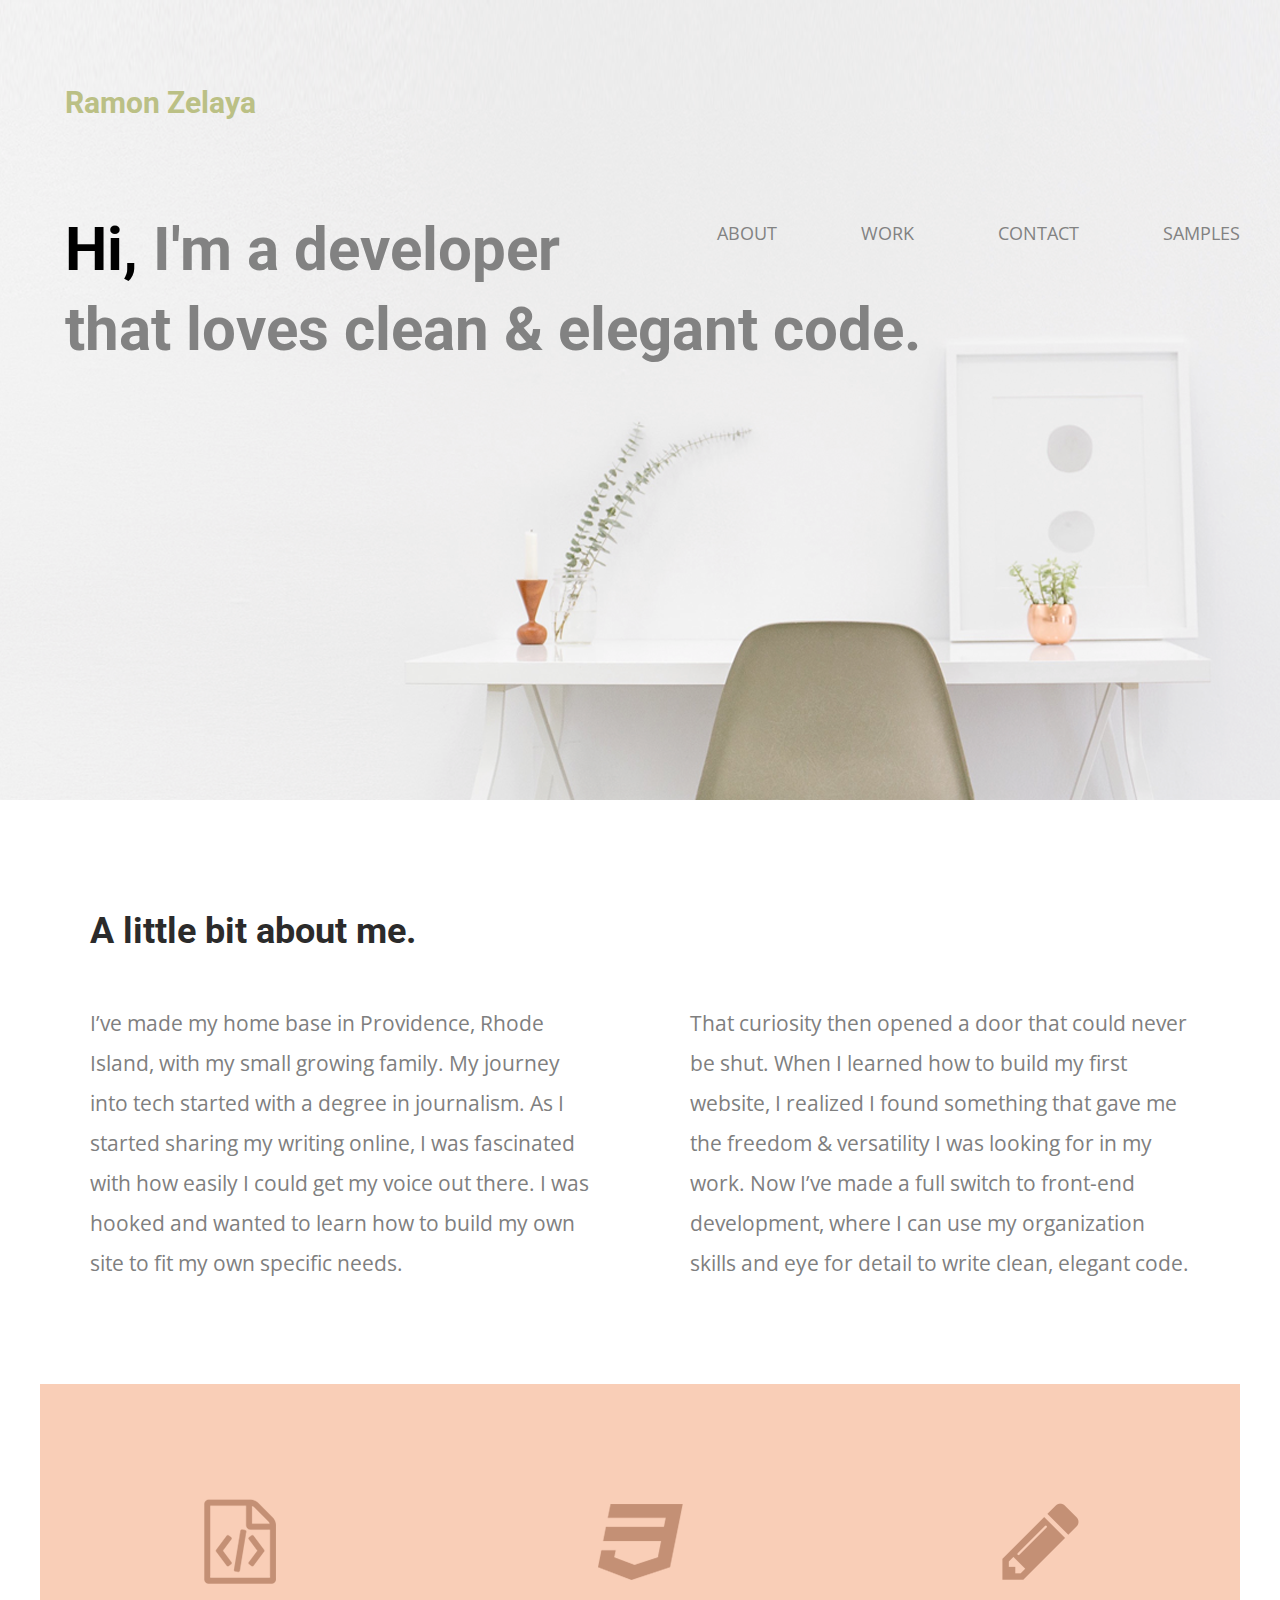
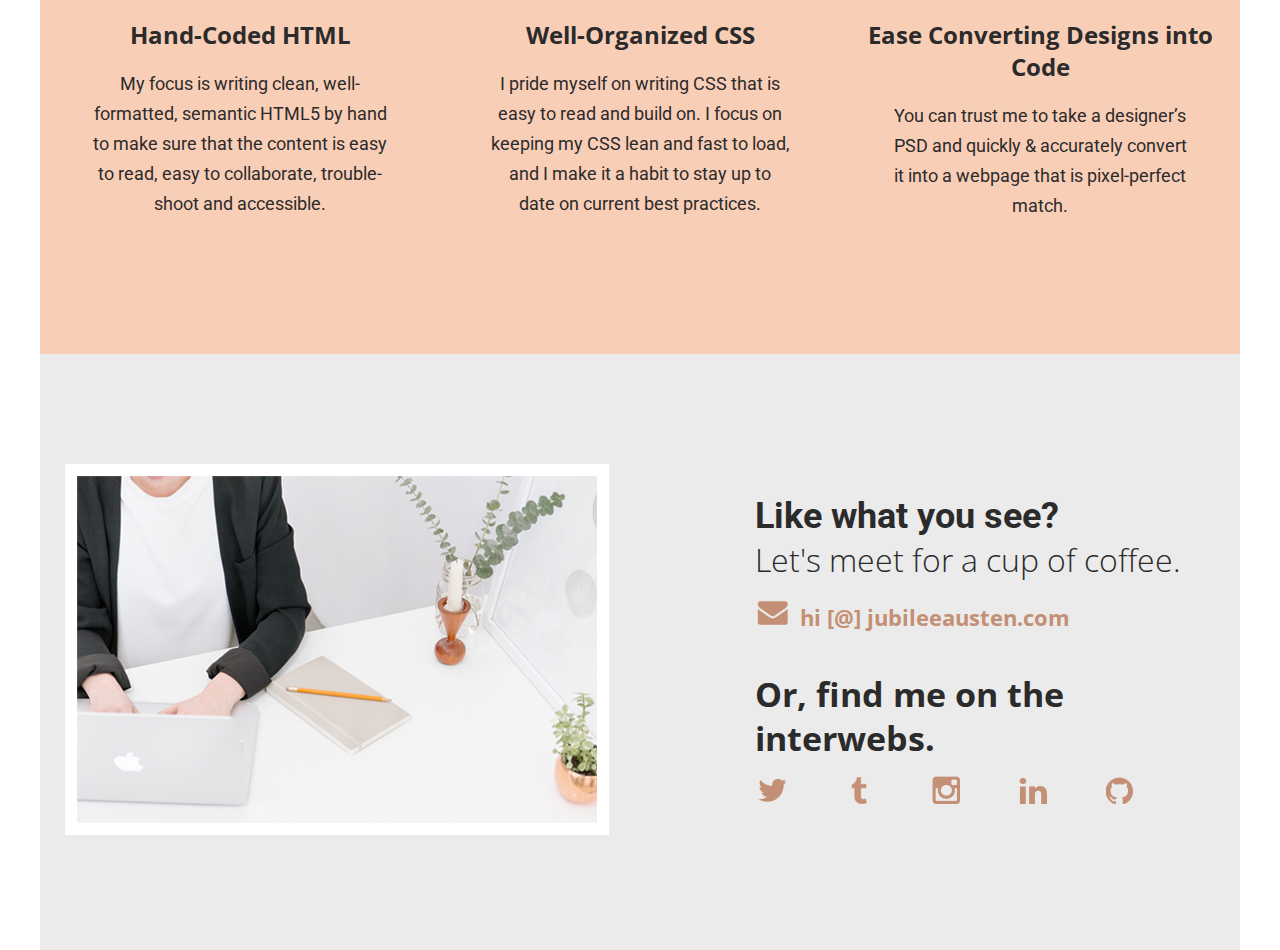
<file: index.html>
<!doctype html>
<html lang="en">
    <head>
        <meta charset="utf-8">
        <title>Ramon Zelaya | Portfolio</title>
        <link rel="stylesheet" href="css/normalize.css">
        <link rel="stylesheet" href="css/main.css">
        <link rel="preconnect" href="https://fonts.googleapis.com">
        <link rel="preconnect" href="https://fonts.gstatic.com" crossorigin>
        <link href="https://fonts.googleapis.com/css2?family=Open+Sans&family=Roboto:ital,wght@0,100;0,400;0,700;1,300&display=swap" rel="stylesheet">
    </head>
    <body>
        <header>
            <div class="full-width">
                <div class="one-quarter-width">
                    <h1>Ramon Zelaya</h1>
                </div>
                <div class="three-quarter-width" id="nav-lower-level">
                    <nav>
                        <ul>
                            <li><a href="#about">About</a></li>
                            <li><a href="#work">Work</a></li>
                            <li><a href="#contact">Contact</a></li>
                            <li><a href="samples/index.html" target="_blank">Samples</a></li>
                        </ul>
                    </nav>
                </div>
                <h2><span>Hi,</span> I'm a developer that loves clean &amp; elegant code.</h2>
            </div>
        </header>
        <main>
            <section id="about">
                <div class="full-width">
                <h2>A little bit about me.</h2>
                    <div class="half-width">
                        <p>I’ve made my home base in Providence, Rhode Island, with my small growing family. My journey into tech started with a degree in journalism. As I started sharing my writing online, I was fascinated with how easily I could get my voice out there. I was hooked and wanted to learn how to build my own site to fit my own specific needs.</p>
                    </div>
                    <div class="half-width">
                        <p>That curiosity then opened a door that could never be shut. When I learned how to build my first website, I realized I found something that gave me the freedom & versatility I was looking for in my work. Now I’ve made a full switch to front-end development, where I can use my organization skills and eye for detail to write clean, elegant code.</p>
                    </div>
                </div>
            </section>
            <section id="work">
                <div class="full-width">
                    <div class="third-width">
                        <img src="img\html-icon.png" alt="Image of HTML Code"/>
                        <h3>Hand-Coded HTML</h3>
                        <p>My focus is writing clean, well-formatted, semantic HTML5 by hand to make sure that the content is easy to read, easy to collaborate, trouble-shoot and accessible.</p>
                    </div>
                    <div class="third-width">
                        <img src="img\css-icon.png" alt="Image of CSS icon"/>
                        <h3>Well-Organized CSS</h3>
                        <p>I pride myself on writing CSS that is easy to read and build on. I focus on keeping my CSS lean and fast to load, and I make it a habit to stay up to date on current best practices.</p>
                    </div>
                    <div class="third-width">
                        <img src="img\pencil-icon.png" alt="Image of pencil"/>
                        <h3>Ease Converting Designs into Code</h3>
                        <p>You can trust me to take a designer’s PSD and quickly & accurately convert it into a webpage that is pixel-perfect match.</p>
                    </div>
                </div>
            </section>
            <footer id="contact">
                <div class="full-width">
                    <div class="half-width">
                        <img src="img\contact-image.png" alt="Person at desk typing on laptop" id="contact-img"/>
                    </div>
                    <div class="half-width">
                        <h2>Like what you see?</h2>
                        <h3 id="email-header">Let's meet for a cup of coffee.</h3>
                        <p>
                            <a href="mailto:hi@jubileeausten.com" target=_blank><img src="img\envelope.png" alt="Envelope icon" id="envelope"/>hi [@] jubileeausten.com</a>
                        </p>
                        <h4 id="socialmedia-header">Or, find me on the interwebs.</h4>
                        <ul>
                           <li><img src="img\twitter.png" alt="twitter icon"/></li>
                           <li><img src="img\tumblr.png" alt="tumblr icon"/></li>
                           <li><img src="img\instagram.png" alt="instagram icon"/></li>
                           <li><img src="img\linkedin.png" alt="linkedin icon"/></li>
                           <li><img src="img\github.png" alt="github icon"/></li>
                        </ul>                        
                    </div>
                </div>
            </footer>
        </main>
    </body>
</html>
</file>
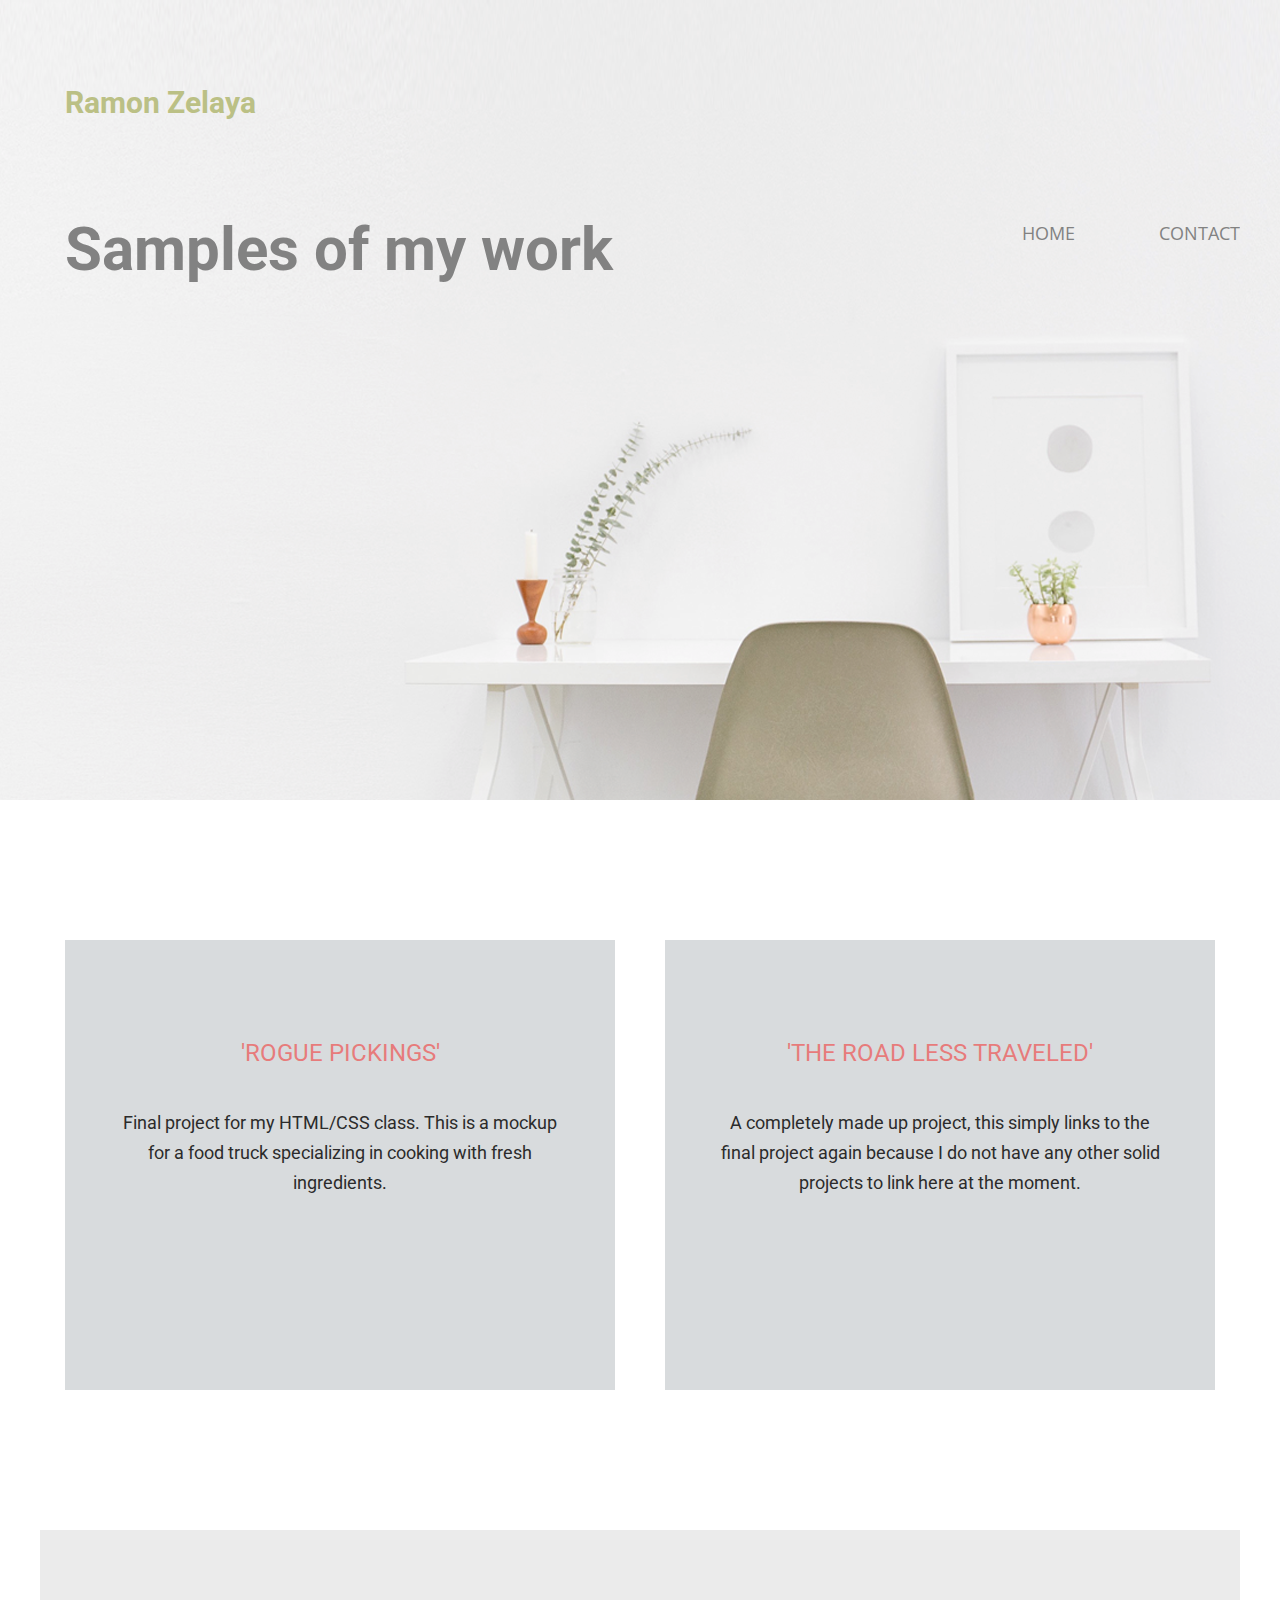
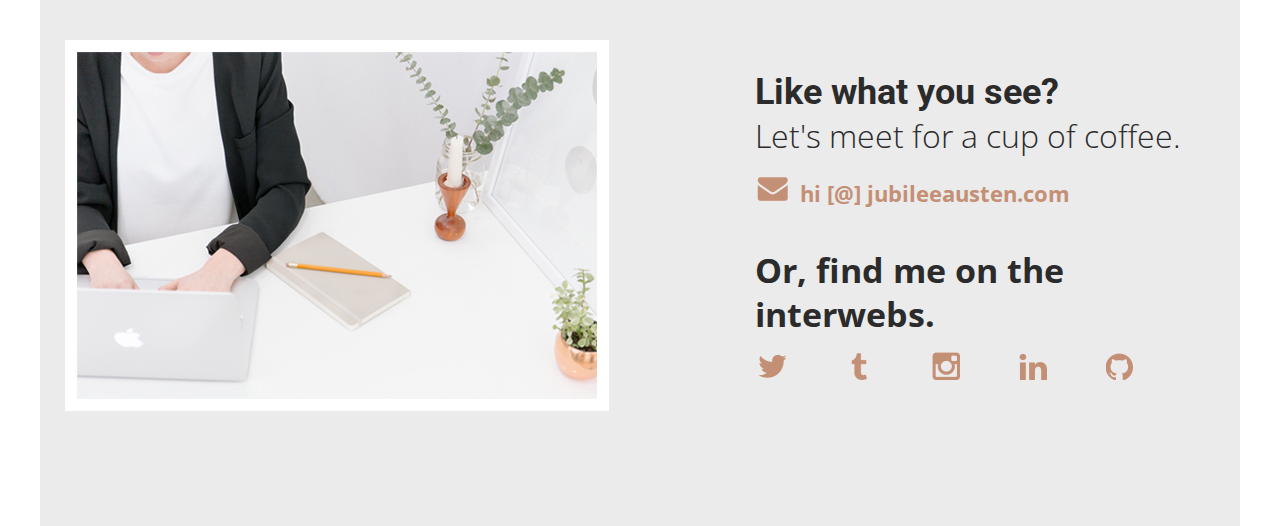
<file: samples/index.html>
<!doctype html>
<html lang="en">
    <head>
        <meta charset="utf-8">
        <title>Ramon Zelaya | Portfolio</title>
        <link rel="stylesheet" href="../css/normalize.css">
        <link rel="stylesheet" href="../css/main.css">
        <link rel="preconnect" href="https://fonts.googleapis.com">
        <link rel="preconnect" href="https://fonts.gstatic.com" crossorigin>
        <link href="https://fonts.googleapis.com/css2?family=Open+Sans&family=Roboto:ital,wght@0,100;0,400;0,700;1,300&display=swap" rel="stylesheet">
    </head>
    <body>
        <!-- HEADER -->
        <header>
            <div class="full-width">
                <div class="one-quarter-width">
                    <h1>Ramon Zelaya</h1>
                </div>
                <div class="three-quarter-width" id="nav-lower-level">
                    <nav>
                        <ul>
                            <li><a href="../index.html">Home</a></li>
                            <li><a href="#contact">Contact</a></li>
                        </ul>
                    </nav>
                </div>
                <h2>Samples of my work</h2>
            </div>
        </header>
        <main>
            <!-- SAMPLES -->
            <section id="samples">
                <div class="full-width">
                    <div class="half-width">
                        <h2><a href="../samples/rogue/index.html" target="_blank">'Rogue Pickings'</a></h2>
                        <p>Final project for my HTML/CSS class. This is a mockup for a food truck specializing in cooking with fresh ingredients.</p>
                    </div>
                    <div class="half-width">
                        <h2><a href="../samples/rogue/index.html" target="_blank">'The Road Less Traveled'</a></h2>
                        <p>A completely made up project, this simply links to the final project again because I do not have any other solid projects to link here at the moment.</p>
                    </div>
                </div>
            </section>
            <!-- FOOTER -->
            <footer id="contact">
                <div class="full-width">
                    <div class="half-width">
                        <img src="../img/contact-image.png" alt="Person at desk typing on laptop" id="contact-img"/>
                    </div>
                    <div class="half-width">
                        <h2>Like what you see?</h2>
                        <h3 id="email-header">Let's meet for a cup of coffee.</h3>
                        <p>
                            <a href="mailto:samplei@fakewebsite.com" target=_blank><img src="../img/envelope.png" alt="Envelope icon" id="envelope"/>hi [@] jubileeausten.com</a>
                        </p>
                        <h4 id="socialmedia-header">Or, find me on the interwebs.</h4>
                        <ul>
                           <li><img src="../img\twitter.png" alt="twitter icon"/></li>
                           <li><img src="../img/tumblr.png" alt="tumblr icon"/></li>
                           <li><img src="../img/instagram.png" alt="instagram icon"/></li>
                           <li><img src="../img/linkedin.png" alt="linkedin icon"/></li>
                           <li><img src="../img/github.png" alt="github icon"/></li>
                        </ul>                        
                    </div>
                </div>
            </footer>
        </main>
    </body>
</html>
</file>
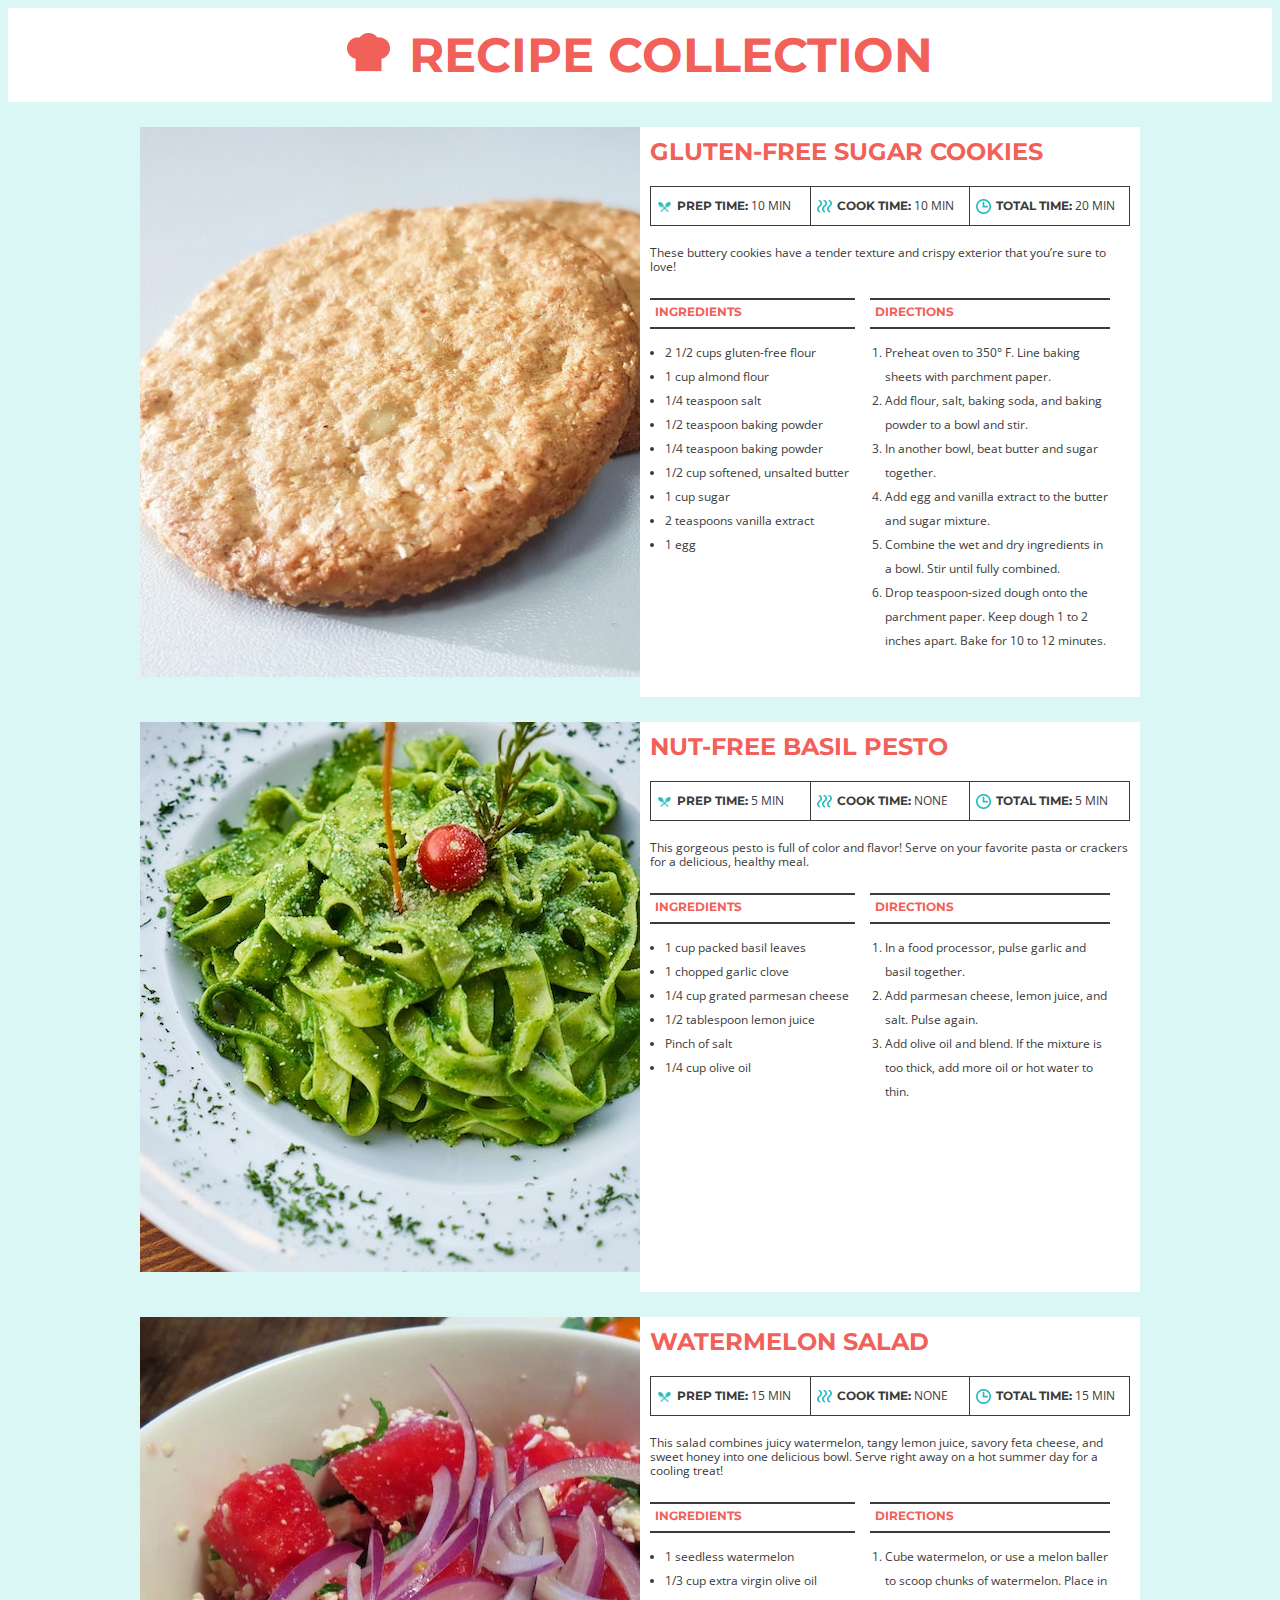
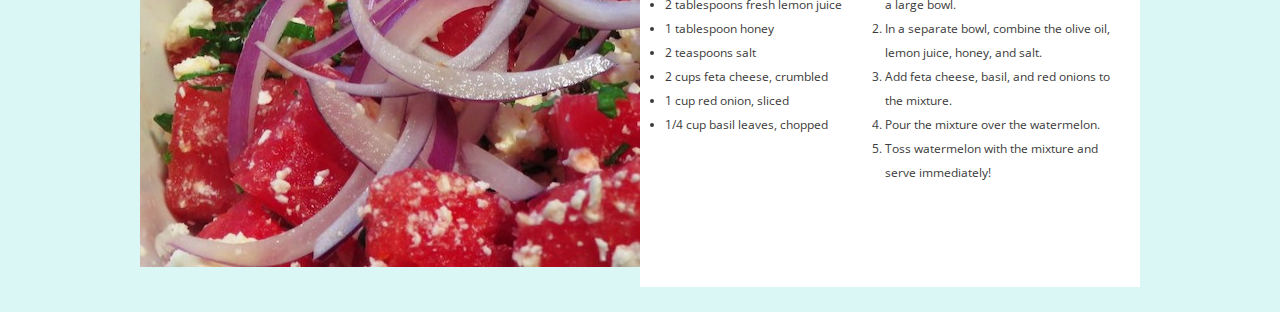
<file: samples/recipes/index.html>
<!doctype html>
<html lang="en">

    <head>
        <meta charset="utf-8">
        <title>Recipe Cards Project</title>
        <link href="https://fonts.googleapis.com/css?family=Montserrat:700%7COpen+Sans&display=swap" rel="stylesheet">
        <link href="css/style.css" rel="stylesheet">
    </head>

    <body>
        <header>
            <img src="img/chef-hat.png" alt="chef hat">
            <h1>Recipe Collection</h1>
        </header>
        <main>
            <article id="cookies" class="card">
                <div class="image"></div>
                <div class="recipe">
                    <h2>Gluten-Free Sugar Cookies</h2>
                    <div class="time">
                        <div class="prep">
                            <img src="img/spoons.png" alt="prep time"><p class="time-details"><strong>Prep Time:</strong> 10 Min</p>
                        </div>
                        <div class="cook">
                            <img src="img/steam.png" alt="cook time"><p class="time-details"><strong>Cook Time:</strong> 10 Min</p>
                        </div>
                        <div class="total">
                            <img src="img/clock.png" alt="total time"><p class="time-details"><strong>Total Time:</strong> 20 Min</p>
                        </div>
                    </div>
                    <p class="description">These buttery cookies have a tender texture and crispy exterior that you’re
                        sure to love!</p>
                    <div class="columns">
                        <section class="ingredients">
                            <h3>Ingredients</h3>
                            <ul>
                                <li>2 1/2 cups gluten-free flour</li>
                                <li>1 cup almond flour</li>
                                <li>1/4 teaspoon salt</li>
                                <li>1/2 teaspoon baking powder</li>
                                <li>1/4 teaspoon baking powder</li>
                                <li>1/2 cup softened, unsalted butter</li>
                                <li>1 cup sugar</li>
                                <li>2 teaspoons vanilla extract</li>
                                <li>1 egg</li>
                            </ul>
                        </section>
                        <section class="directions">
                            <h3>Directions</h3>
                            <ol>
                                <li>Preheat oven to 350&deg; F. Line baking sheets with parchment paper.</li>
                                <li>Add flour, salt, baking soda, and baking powder to a bowl and stir.</li>
                                <li>In another bowl, beat butter and sugar together.</li>
                                <li>Add egg and vanilla extract to the butter and sugar mixture.</li>
                                <li>Combine the wet and dry ingredients in a bowl. Stir until fully combined.</li>
                                <li>Drop teaspoon-sized dough onto the parchment paper. Keep dough 1 to 2 inches apart.
                                    Bake for 10 to 12 minutes.</li>
                            </ol>
                        </section>
                    </div>
                </div>
            </article>
            <article id="pesto" class="card">
                <div class="image"></div>
                <div class="recipe">
                    <h2>Nut-Free Basil Pesto</h2>
                    <div class="time">
                        <div class="prep">
                            <img src="img/spoons.png" alt="prep time"><p class="time-details"><strong>Prep Time:</strong> 5 Min</p>
                        </div>
                        <div class="cook">
                            <img src="img/steam.png" alt="cook time"><p class="time-details"><strong>Cook Time:</strong> None</p>
                        </div>
                        <div class="total">
                            <img src="img/clock.png" alt="total time"><p class="time-details"><strong>Total Time:</strong> 5 Min</p>
                        </div>
                    </div>
                    <p class="description">This gorgeous pesto is full of color and flavor! Serve on your favorite pasta
                        or crackers for a delicious, healthy meal.</p>
                    <div class="columns">
                        <section class="ingredients">
                            <h3>Ingredients</h3>
                            <ul>
                                <li>1 cup packed basil leaves</li>
                                <li>1 chopped garlic clove</li>
                                <li>1/4 cup grated parmesan cheese</li>
                                <li>1/2 tablespoon lemon juice</li>
                                <li>Pinch of salt</li>
                                <li>1/4 cup olive oil</li>
                            </ul>
                        </section>
                        <section class="directions">
                            <h3>Directions</h3>
                            <ol>
                                <li>In a food processor, pulse garlic and basil together.</li>
                                <li>Add parmesan cheese, lemon juice, and salt. Pulse again.</li>
                                <li>Add olive oil and blend. If the mixture is too thick, add more oil or hot water to
                                    thin.</li>
                            </ol>
                        </section>
                    </div>
                </div>
            </article>
            <article id="salad" class="card">
                <div class="image"></div>
                <div class="recipe">
                    <h2>Watermelon Salad</h2>
                    <div class="time">
                        <div class="prep">
                            <img src="img/spoons.png" alt="prep time"><p class="time-details"><strong>Prep Time:</strong> 15 Min</p>
                        </div>
                        <div class="cook">
                            <img src="img/steam.png" alt="cook time"><p class="time-details"><strong>Cook Time:</strong> None</p>
                        </div>
                        <div class="total">
                            <img src="img/clock.png" alt="total time"><p class="time-details"><strong>Total Time:</strong> 15 Min</p>
                        </div>
                    </div>
                    <p class="description">This salad combines juicy watermelon, tangy lemon juice, savory feta cheese,
                        and sweet honey into one delicious bowl. Serve right away on a hot summer day for a cooling
                        treat!</p>
                    <div class="columns">
                        <section class="ingredients">
                            <h3>Ingredients</h3>
                            <ul>
                                <li>1 seedless watermelon</li>
                                <li>1/3 cup extra virgin olive oil</li>
                                <li>2 tablespoons fresh lemon juice</li>
                                <li>1 tablespoon honey</li>
                                <li>2 teaspoons salt</li>
                                <li>2 cups feta cheese, crumbled</li>
                                <li>1 cup red onion, sliced</li>
                                <li>1/4 cup basil leaves, chopped</li>
                            </ul>
                        </section>
                        <section class="directions">
                            <h3>Directions</h3>
                            <ol>
                                <li>Cube watermelon, or use a melon baller to scoop chunks of watermelon. Place in a
                                    large bowl.</li>
                                <li>In a separate bowl, combine the olive oil, lemon juice, honey, and salt.</li>
                                <li>Add feta cheese, basil, and red onions to the mixture.</li>
                                <li>Pour the mixture over the watermelon.</li>
                                <li>Toss watermelon with the mixture and serve immediately!</li>
                            </ol>
                        </section>
                    </div>
                </div>
            </article>
        </main>
    </body>

</html>
</file>
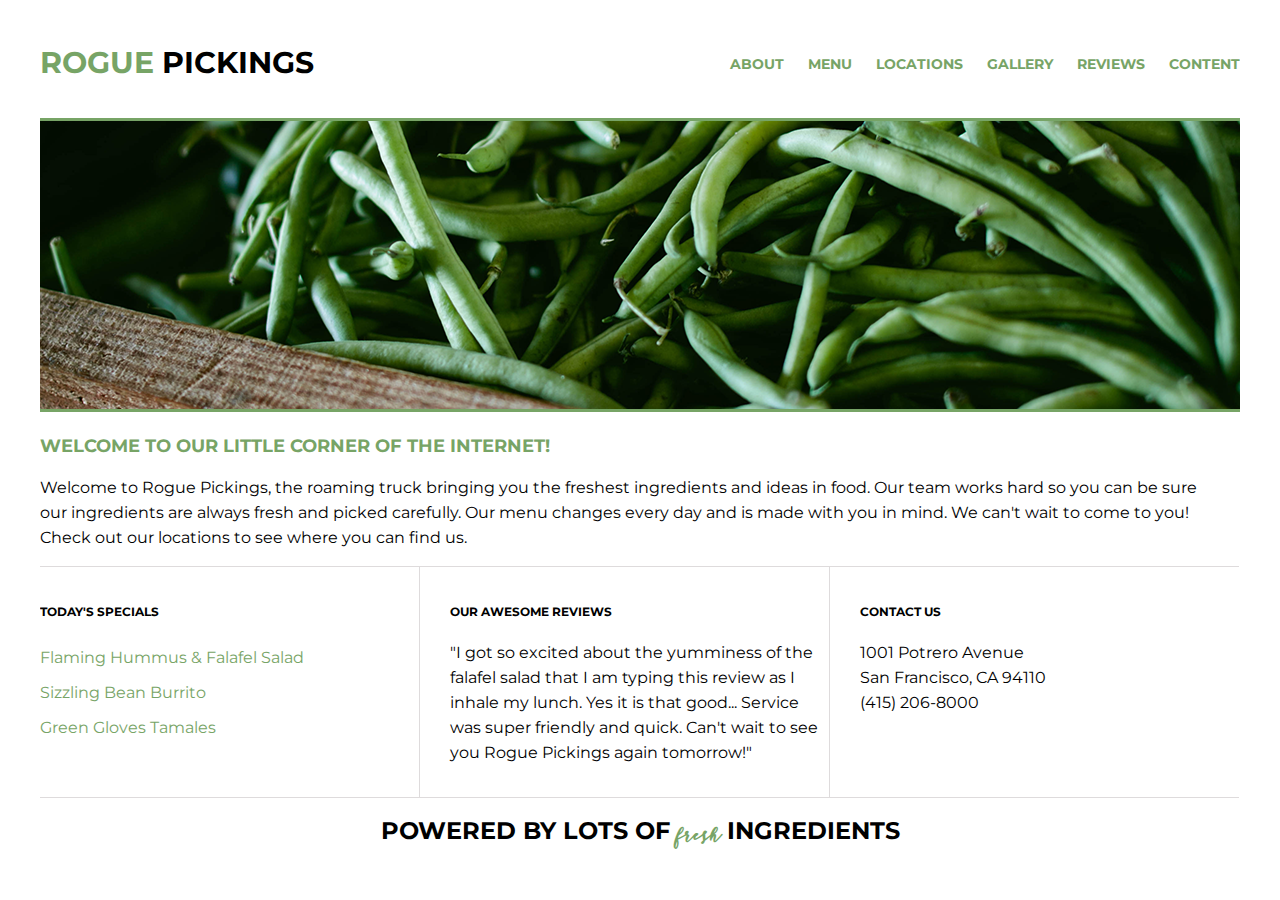
<file: samples/rogue/index.html>
<!doctype html>
<html lang="en">
    <head>
        <meta charset="utf-8">
        <title>Rogue Pickings</title>
        <link rel="stylesheet" href="css/normalize.css">
        <link rel="stylesheet" href="css/main.css">
        <link rel="preconnect" href="https://fonts.googleapis.com">
        <link rel="preconnect" href="https://fonts.gstatic.com" crossorigin>
        <link href="https://fonts.googleapis.com/css2?family=Montserrat:wght@400;500;700&display=swap" rel="stylesheet">        
    </head>
    <body>
        <!-- Header -->
        <header>
            <div class="full-width">
                <div class="half-width">
                    <h1>Rogue <span>Pickings </span></h1>
                </div>
                <div class="half-width">
                    <nav>
                        <ul>
                            <li><a href="about.html">About</a></li>
                            <li><a href="menu.html">Menu</a></li>
                            <li><a href="locations.html">Locations</a></li>
                            <li><a href="gallery.html">Gallery</a></li>
                            <li><a href="reviews.html">Reviews</a></li>
                            <li><a href="content.html">Content</a></li>
                        </ul>
                    </nav>
                </div>
            </div>
        </header>
        <!-- Welcome Section -->
        <main>
            <section id="welcome">
                <div class="full-width">
                    <img src="img/hero-image.png" alt="Fresh green beans" />
                    <h2>Welcome to our little corner of the internet!</h2>
                    <p>Welcome to Rogue Pickings, the roaming truck bringing you the freshest ingredients and ideas in food. Our team works hard so you can be sure our ingredients are always fresh and picked carefully. Our menu changes every day and is made with you in mind. We can't wait to come to you! Check out our locations to see where you can find us.</p>
                </div>
            </section>
        <!-- Information Section -->
            <section>
                <div class="full-width">
                    <div class="third-width">
                        <h3>Today's Specials</h3>
                        <ul>
                            <li>Flaming Hummus &amp; Falafel Salad</li>
                            <li>Sizzling Bean Burrito</li>
                            <li>Green Gloves Tamales</li>
                        </ul>
                    </div>
                    <div class="third-width" id="reviews">
                        <h3>Our Awesome Reviews</h3>
                        <p>"I got so excited about the yumminess of the falafel salad that I am typing this review as I inhale my lunch. Yes it is that good... Service was super friendly and quick. Can't wait to see you Rogue Pickings again tomorrow!"</p>
                    </div>
                    <div class="third-width" id="contact">
                        <h3>Contact Us</h3>
                        <p>1001 Potrero Avenue<br>San Francisco, CA 94110<br>(415) 206-8000</p>
                    </div>
                </div>
            </section>
        <!-- Footer -->
            <footer>
                <div class="full-width">
                    <div class="footer-text">
                        <h2>Powered By Lots of <span>fresh </span>Ingredients</h2>
                    </div>
                </div>
            </footer>
        </main>
    </body>
</html>
</file>
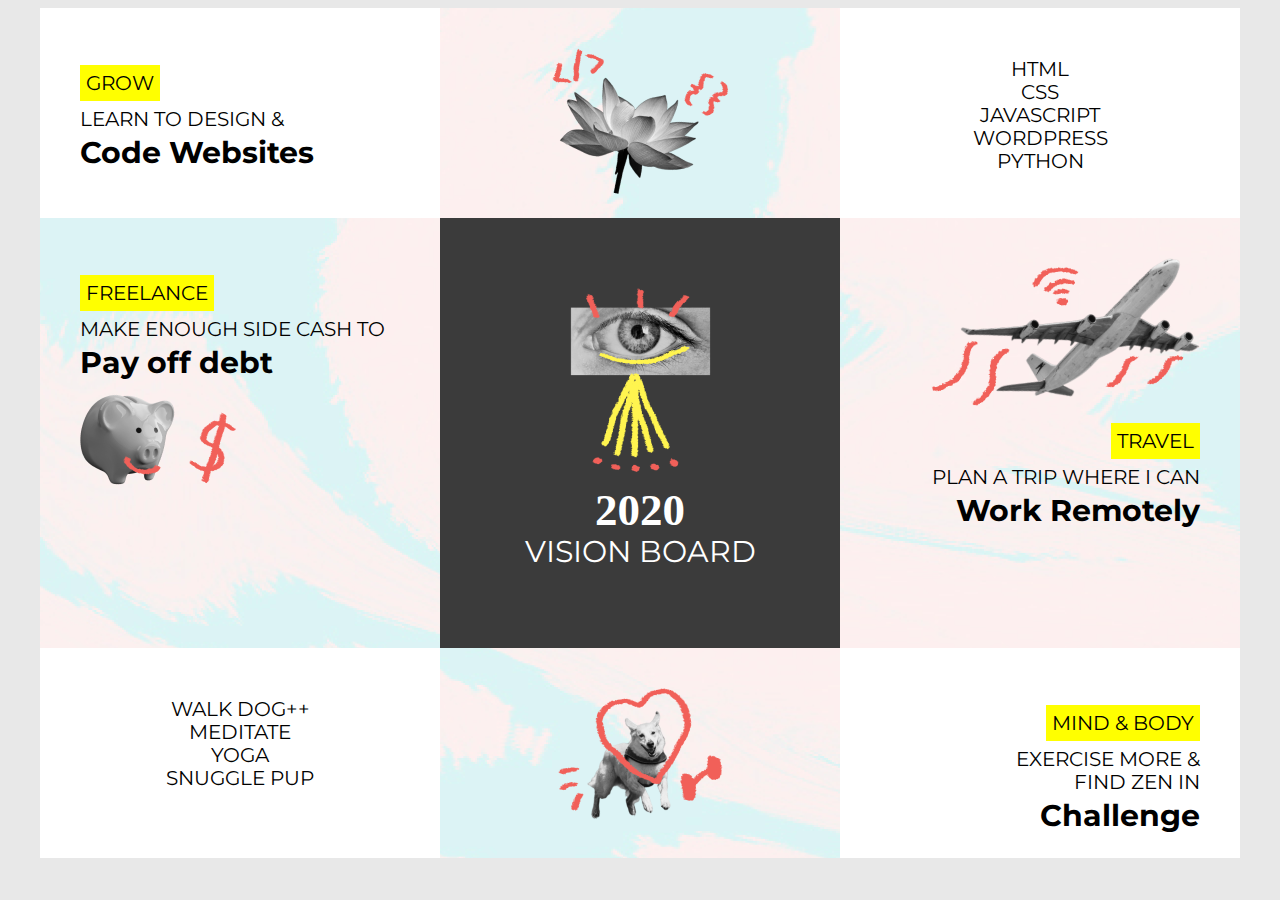
<file: samples/vision-board/index.html>
<!doctype html>
<html lang="en">
<head>
	<meta charset="utf-8">
	<link rel="stylesheet" href="css/main.css">
	<link rel="preconnect" href="https://fonts.googleapis.com">
	<link rel="preconnect" href="https://fonts.gstatic.com" crossorigin>
	<link href="https://fonts.googleapis.com/css2?family=Montserrat:wght@700&family=Permanent+Marker&display=swap" rel="stylesheet">
    <title>Vision Board Project</title>
</head>
<body>
	<div id="vision-board">
		<div class="small-block light-bg">
			<p><span>Grow</span></p>Learn to Design &amp;<p class="emph">Code Websites</p>
		</div>
		<div class="small-block align-center"><img src="img/flower.png" alt="Flower"></div>
		<div class="small-block align-center light-bg">
			<p>HTML</p>
			<p>CSS</p>
			<p>JAVASCRIPT</p>
			<p>WORDPRESS</p>
			<p>PYTHON</p>
		</div>
		<div class="large-block">
			<p><span>Freelance</p></span></p><p>Make enough side cash to</p> <p class="emph">Pay off debt</p><img src="img/piggy.png" alt="Pig"/>
		</div>
		<div class="large-block dark-bg title">
			<img src="img/eye.png" alt="Eye"/><h2>2020</h2><p>Vision Board</p>
		</div>
		<div class="large-block align-right">
			<img src="img/plane.png" alt="Airplane"/><p><span>Travel</span></p><p></p>Plan a trip where I can</p> <p class="emph">Work Remotely</p>
		</div>
		<div class="small-block align-center light-bg">
			<p>Walk dog++</p>
			<p>Meditate</p>
			<p>Yoga</p>
			<p>Snuggle pup</p>
		</div>
		<div class="small-block align-center"><img src="img/doggo.png" alt="Dog"/></div>
		<div class="small-block align-right light-bg">
			<p><span>Mind &amp; Body</span></p><p>Exercise more &amp;<p> find zen in</p><p class="emph">Challenge</p>
		</div>
	</div>
</body>
</html>
</file>
<file: css/main.css>
/***** BASE STYLES *****/


body {
    font-family: 'Open Sans', sans-serif;
    color: #2b2b2b;
}


/***** GRID *****/


.full-width {
    width: 1200px;
    margin: 0 auto;
    overflow: auto;
}

.half-width {
    width: 600px;
    float: left;
}

.third-width {
    width: 400px;
    float: left;
}


/***** HEADER *****/


header {
    height:800px;
    background: url(../img/full-background.png);
    background-size: cover;
    background-position: center;
}

header h1 { 
    padding: 65px 0 0 25px;
    font-family: 'Roboto', sans-serif;
    font-size: 30px;
    color: #bbc085;
}

header h2 {
    width: 950px;
    clear: left;
    font-family: 'Roboto', sans-serif;
    font-size: 60px;
    line-height: 80px;
    color: #828282;
    padding: 40px 0 20px 25px;
}

header h2 span {
    color: #000000;
}

nav {
    float: right; 
    padding-top: 65px;
}

nav ul li{
    display: inline-block;
}

nav ul li a {
    text-transform: uppercase;
    text-decoration: none;
    font-size: 18px;
    color: #828282;
    padding-left: 80px; 
}

#notfound-return-link a {
    font-family: 'Roboto', sans-serif;
    font-size: 30px;
    line-height: 60px;
    color: #000000;
    text-decoration: none;
    padding: 20px 0 20px 25px;
}

/***** ABOUT *****/


#about .full-width {
    padding: 80px 0;
}

#about h2 {
    font-family: 'Roboto', sans-serif;
    font-size: 36px;
    padding-left: 50px;
}

 #about p {
    font-size: 21px;
    color: #7f7f7f;
    line-height: 40px;
    padding-left: 50px;
    padding-right: 50px;
}


/***** WORK *****/


#work .full-width {
    background-color: #f9ceb7;
    text-align: center;
    padding: 115px 0;
}

#work h3 {
    font-size: 24px;
    line-height: 32px;
    width: auto;
    margin: 0 auto;
}

#work img {
    padding-bottom: 30px;
}

#work p {
    font-family: 'Roboto', sans-serif;
    font-size: 18px;
    line-height: 30px;
    padding: 0 50px;
}

/***** SAMPLES *****/


#samples .full-width {
    background-color: #ffffff;
    text-align: center;
    padding: 115px 0;
}

#samples .half-width {
    width: 550px;
    height: 450px;
    background-color: #d8dbdd;
    text-align: center;
    padding: 75px 35px 0 35px ;
    margin: 25px;
    float: left;
    box-sizing: border-box;
}

#samples h2 a {
    font-family: 'Roboto', sans-serif;
    font-weight: 400;
    font-size: 24px;
    color: #e77b7b;
    text-decoration: none;
    text-transform: uppercase;
    width: auto;
    margin: 0 auto;
}

#samples p {
    font-family: 'Roboto', sans-serif;
    font-size: 18px;
    line-height: 30px;
    padding: 20px;
}

/***** CONTACT *****/


#contact .full-width {
    padding: 110px 0;
    background-color: #ebebeb;
}

#contact img#contact-img {
    margin-left: 25px;
    border: 12px solid #ffffff;
}

#contact h2, #contact #email-header, #contact #socialmedia-header, #contact ul {
    padding-left: 115px;
}

#contact #envelope {
    padding: 0 10px 0 115px;
}

#contact h2 {
    font-family: 'Roboto', sans-serif;
    font-size: 36px;
    line-height: 44px;
}

#contact #email-header{
    font-size: 32px;
    font-weight: lighter;
    line-height: 44px;
    margin: -30px 0 5px 0;
}

#contact #socialmedia-header {
    font-weight: bold;
    font-size: 33.72px;
    line-height: 44px;
    margin: 40px 0 0 0;
}

#contact a {
    text-decoration: none;
    color: #c49075;
    font-weight: bold;
    font-size: 22px;
}

#contact ul {
    list-style: none;
}

#contact ul li {
     display: inline-block;
}

#contact ul img {
    padding-right: 48px;
}
</file>
<file: samples/recipes/css/style.css>
body {
	background: #DAF7F6;
	font-family: 'Open Sans', sans-serif;
	font-size: 12px;
	line-height: 14px;
	color: #3B3B3B;
}

header {
	background: #FFFFFF;
	text-align: center;
}

h1 {
	display: inline-block;
	padding: 40px 0;
	margin: 0;
	font-family: 'Montserrat', sans-serif;
	font-size: 48px;
	font-weight: bold;
	text-transform: uppercase;
	color: #F16059;
}

header img {
	margin-right: 16px;
}

main {
	width: 1000px;
    margin: 0 auto;
}

.card {
	margin: 25px 0;
	overflow: auto;
}

.image {
	float: left;
	width: 500px;
	height: 550px;
}

.recipe {
	float: left;
	padding: 10px;
	width: 500px;
	height: 570px;
	background: #FFFFFF;
	box-sizing: border-box;
    overflow: auto;
}

#cookies .image {
	background-image: url("../img/gluten-free-sugar-cookies.jpg");
	background-size: cover;
}

#pesto .image {
	background-image: url("../img/nut-free-pesto.jpg");
	background-size: cover;
}

#salad .image {
	background-image: url("../img/watermelon-salad.jpg");
	background-size: cover;
}

.recipe h2 {
	margin-top: 0;
	font-family: 'Montserrat', sans-serif;
	font-size: 24px;
	font-weight: bold;
	text-transform: uppercase;
	line-height: 29px;
	color: #F16059;
}

.time {
	margin-bottom: 20px;
	border-width: 1px;
	border-style: solid;
	border-color: #3B3B3B;
	overflow: auto;
}

.time div {
	float: left;
	padding-left: 6px;
	width: 33.3333%;
	box-sizing: border-box;
	text-transform: uppercase;
}

.time .cook {
	border-width: 0 1px;
	border-style: solid;
	border-color: #3B3B3B;
}

.time img {
	margin-right: 5px;
	vertical-align: middle;
	width: 15px;
	height: auto;
}

.time-details {
	display: inline-block;
}

.time strong {
	font-family: 'Montserrat', sans-serif;
}

.ingredients h3 {
    display: block;
    padding: 5px 0px 8px 5px;
    border-top: 2px solid #3B3B3B;
    border-bottom: 2px solid #3B3B3B;
    font-family: 'Montserrat';    
    font-size: 12px;
    color: #F16059;
    text-transform: uppercase;
}

.directions h3 {
    display: block;
    padding: 5px 0px 8px 5px;
    border-top: 2px solid #3B3B3B;
    border-bottom: 2px solid #3B3B3B;
    font-family: 'Montserrat';    
    font-size: 12px;
    color: #F16059;
    text-transform: uppercase;
}

.ingredients {
    display: inline;
    float: left;
    width: 205px;
    margin-right: 15px;
    box-sizing: border-box;
}

.ingredients ul {
    line-height: 24px;
    padding-left: 15px;
}

.directions ol {
    line-height: 24px;
    padding-left: 15px;
}

.directions {
    display: inline;
    float: left;
    width: 240px;
    overflow: auto;
}

.columns {
    overflow: auto;
}
</file>
<file: samples/rogue/css/main.css>
/***** BASE STYLES *****/

body {
    font-family: 'Montserrat', sans-serif;
    color: #000000;
    line-height: 25px;
}

@font-face {
    font-family: "wisdom";
    src: url("wisdom-script-regular.otf") format('opentype');
  }

h1, h2, h3 {
    text-transform: uppercase;
}

/***** GRID *****/

.full-width {
    width: 1200px;
    margin: 0 auto;
    overflow: auto;
}

.half-width {
    width: 600px;
    float: left;
}

.third-width {
    width: 379px;
    padding-top: 20px;
    float: left;
}

/***** HEADER *****/

header {
    padding: 30px 0 20px 0;
    background-size: cover;
    background-position: center;
    color: #77a466;
}

header h1 { 
    font-size: 30px;
    font-weight: bold;
}

header h1 span {
    color: #000000;
}

nav {
    float: right;
    word-spacing: 20px ;
}

nav ul li{
    display: inline-block;
}

nav ul li a {
    text-transform: uppercase;
    text-decoration: none;
    font-size: 14px;
    font-weight: bold;
    color: #77a466;
}

#notfound-return-link a {
    font-family: 'Montserrat', sans-serif;
    font-size: 30px;
    line-height: 60px;
    color: #000000;
    text-decoration: none;
}

/***** WELCOME *****/

#welcome h2 {
    font-size: 18px;
    color: #77a466;
}

img {
    border-top: 3px solid #77a466;
    border-bottom: 3px solid #77a466;
}

#welcome p {
    font-size: 16px;
    padding-right: 30px;
}

/***** INFORMATION *****/

.third-width {
    border-top: 1px solid #dedbdc;
    border-bottom: 1px solid #dedbdc;
    float: left;
    overflow: hidden;
    height: 210px;
}

h3 {
    font-size: 12px;
    font-weight: bold;
}

p {
    font-size: 16px;
}

#reviews {
    border-left: solid 1px #dedbdc;
    padding-left: 30px;
}

#contact {
    border-left: solid 1px #dedbdc;
    padding-left: 30px;
}

ul {
    list-style: none;
    line-height: 35px;
    padding: 0;
    text-indent: 0%;
    color: #77a466;
  }

/***** FOOTER *****/

.footer-text {
    text-align: center;
    font-size: 16px;
}

.footer-text span {
    font-family: "wisdom";
    font-size: 16px;
    color: #77a466;
    text-transform: lowercase;
}
</file>
<file: samples/vision-board/css/main.css>
/*  font info

font-family: 'Montserrat', sans-serif;
font-family: 'Permanent Marker', cursive;

*/

body {
    font-size: 20px;
    background: #e8e8e8;
}

#vision-board {
    width: 1200px;
    height: 850px;
    margin: 0 auto;
    background-image: url("../img/background.png");
    font-family: 'Montserrat', sans-serif;
    text-transform: uppercase;
    line-height: 3px;
}

.emph {
    text-transform: none;
    font-weight: bold;
    font-size: 30px;
}

.large-block {
    box-sizing: border-box;
    float: left;
    width: 400px;
    height: 430px;
    padding: 40px;
}

.small-block {
    box-sizing: border-box;
    float: left;
    width: 400px;
    height: 210px;
    padding: 40px;
}

.align-center {
    text-align: center;
}

.align-right {
    text-align: right;
}

.light-bg {
    background-color: #ffffff;
}

.dark-bg {
    background-color: #3B3B3B;
    color: #ffffff;
}

.title {
    padding: 70px;
    text-align: center;
    font-size: 30px;
    font-weight: light;
}

span {
    background-color:yellow;
    padding: 6px;
    line-height: 30px;
}

h2 {
    font-family: 'Permanent Marker', cursive;
}
</file>
